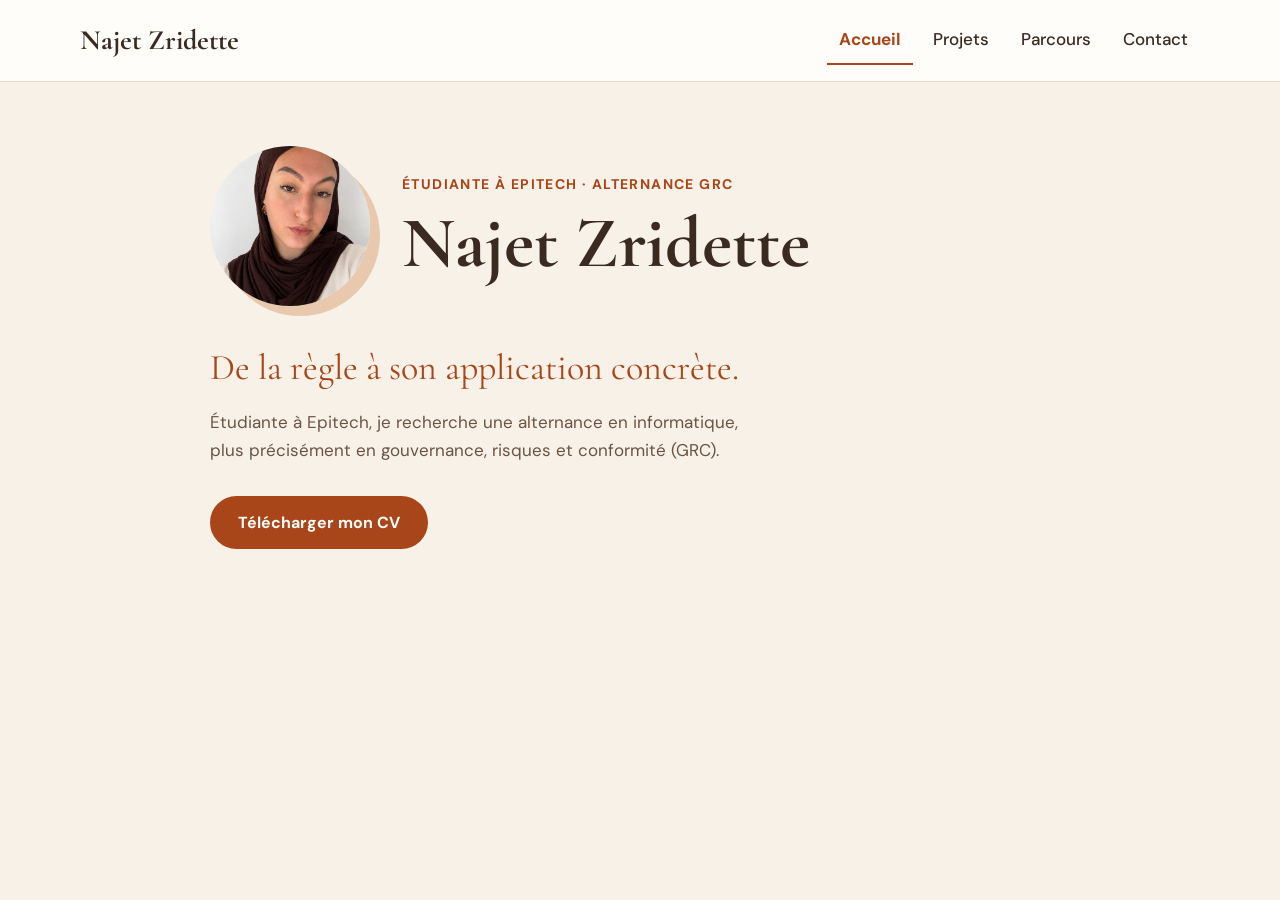
<file: index.html>
<!DOCTYPE html>
<html lang="fr">
<head>
    <meta charset="UTF-8">
    <meta name="viewport" content="width=device-width, initial-scale=1.0">
    <meta name="description" content="Portfolio de Najet Zridette, étudiante à Epitech en recherche d'alternance en informatique, spécialité gouvernance, risques et conformité (GRC).">
    <title>Najet Zridette - Accueil</title>
    <link href="https://fonts.googleapis.com/css2?family=Cormorant+Garamond:wght@700&family=DM+Sans:wght@400;500;700&display=swap" rel="stylesheet">
    <link rel="stylesheet" href="style.css">
</head>
<body>
    <header>
        <nav>
            <a href="index.html" class="logo">Najet Zridette</a>
            <div class="menu">
                <a href="index.html" class="actif">Accueil</a>
                <a href="projets.html">Projets</a>
                <a href="parcours.html">Parcours</a>
                <a href="contact.html">Contact</a>
            </div>
        </nav>
    </header>

    <main>
        <div class="presentation">
            <img src="images/photo.png" alt="Photo de Najet Zridette" class="photo">
            <div>
                <p class="surtitre">Étudiante à Epitech · Alternance GRC</p>
                <h1>Najet Zridette</h1>
            </div>
        </div>
        <p class="accroche">De la règle à son application concrète.</p>
        <p class="intro">Étudiante à Epitech, je recherche une alternance en informatique, plus précisément en gouvernance, risques et conformité (GRC).</p>
        <a href="cv.pdf" class="bouton" download>Télécharger mon CV</a>
    </main>
</body>
</html>
</file>
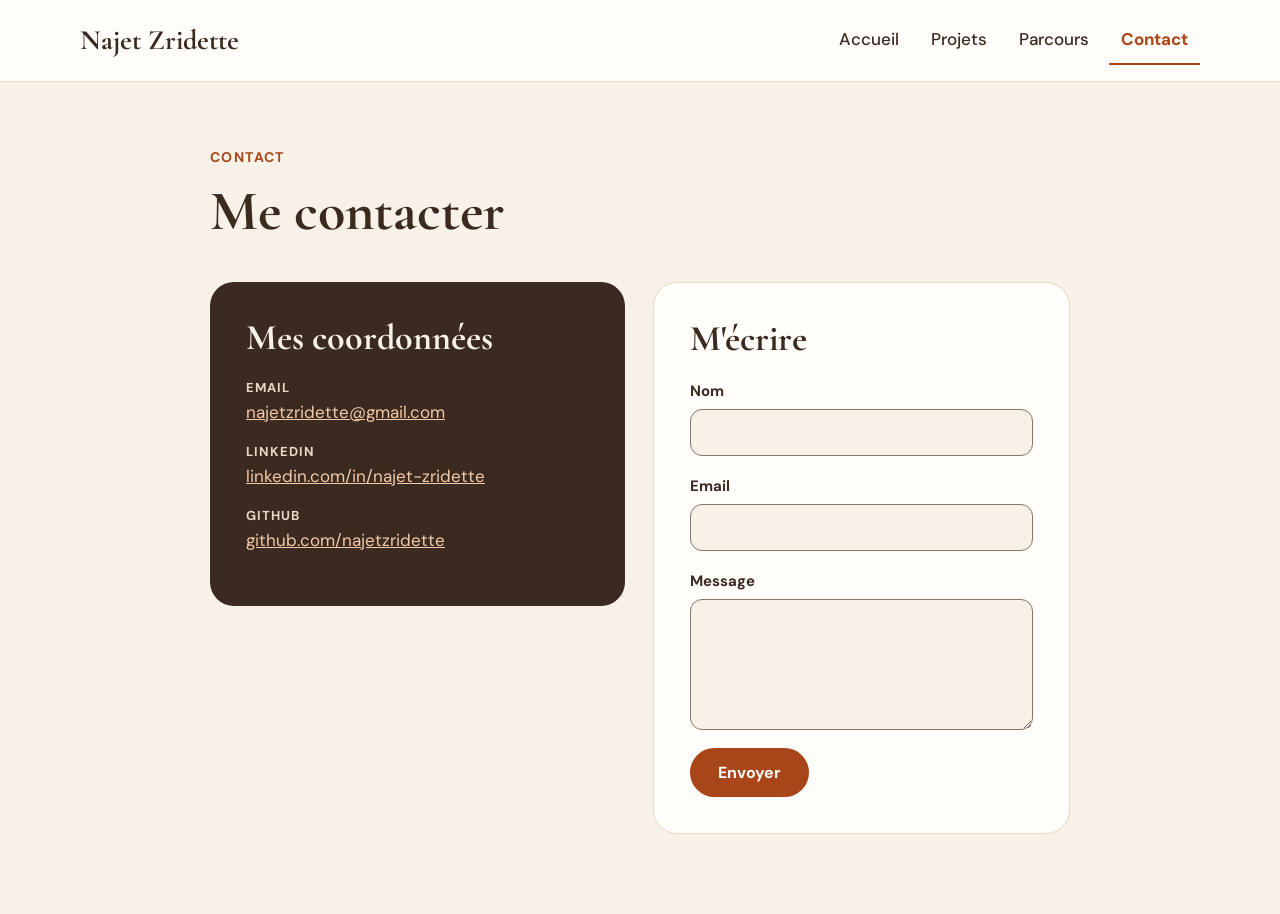
<file: contact.html>
<!DOCTYPE html>
<html lang="fr">
<head>
    <meta charset="UTF-8">
    <meta name="viewport" content="width=device-width, initial-scale=1.0">
    <meta name="description" content="Contacter Najet Zridette pour une alternance en informatique, spécialité gouvernance, risques et conformité (GRC).">
    <title>Najet Zridette - Contact</title>
    <link href="https://fonts.googleapis.com/css2?family=Cormorant+Garamond:wght@700&family=DM+Sans:wght@400;500;700&display=swap" rel="stylesheet">
    <link rel="stylesheet" href="style.css">
</head>
<body>
    <header>
        <nav>
            <a href="index.html" class="logo">Najet Zridette</a>
            <div class="menu">
                <a href="index.html">Accueil</a>
                <a href="projets.html">Projets</a>
                <a href="parcours.html">Parcours</a>
                <a href="contact.html" class="actif">Contact</a>
            </div>
        </nav>
    </header>

    <main>
        <p class="surtitre">Contact</p>
        <h1>Me contacter</h1>

        <div class="contact">
            <section class="carte carte-sombre">
                <h2>Mes coordonnées</h2>
                <ul class="coordonnees">
                    <li><span>Email</span><a href="mailto:najetzridette@gmail.com">najetzridette@gmail.com</a></li>
                    <li><span>LinkedIn</span><a href="https://www.linkedin.com/in/najet-zridette">linkedin.com/in/najet-zridette</a></li>
                    <li><span>GitHub</span><a href="https://github.com/najetzridette">github.com/najetzridette</a></li>
                </ul>
            </section>

            <section class="carte">
                <form action="https://formspree.io/f/xqppewdg" method="POST">
                    <h2>M'écrire</h2>

                    <label for="nom">Nom</label>
                    <input type="text" id="nom" name="nom" required>

                    <label for="email">Email</label>
                    <input type="email" id="email" name="email" required>

                    <label for="message">Message</label>
                    <textarea id="message" name="message" rows="5" required></textarea>

                    <button type="submit" class="bouton">Envoyer</button>
                </form>
            </section>
        </div>
    </main>
</body>
</html>
</file>
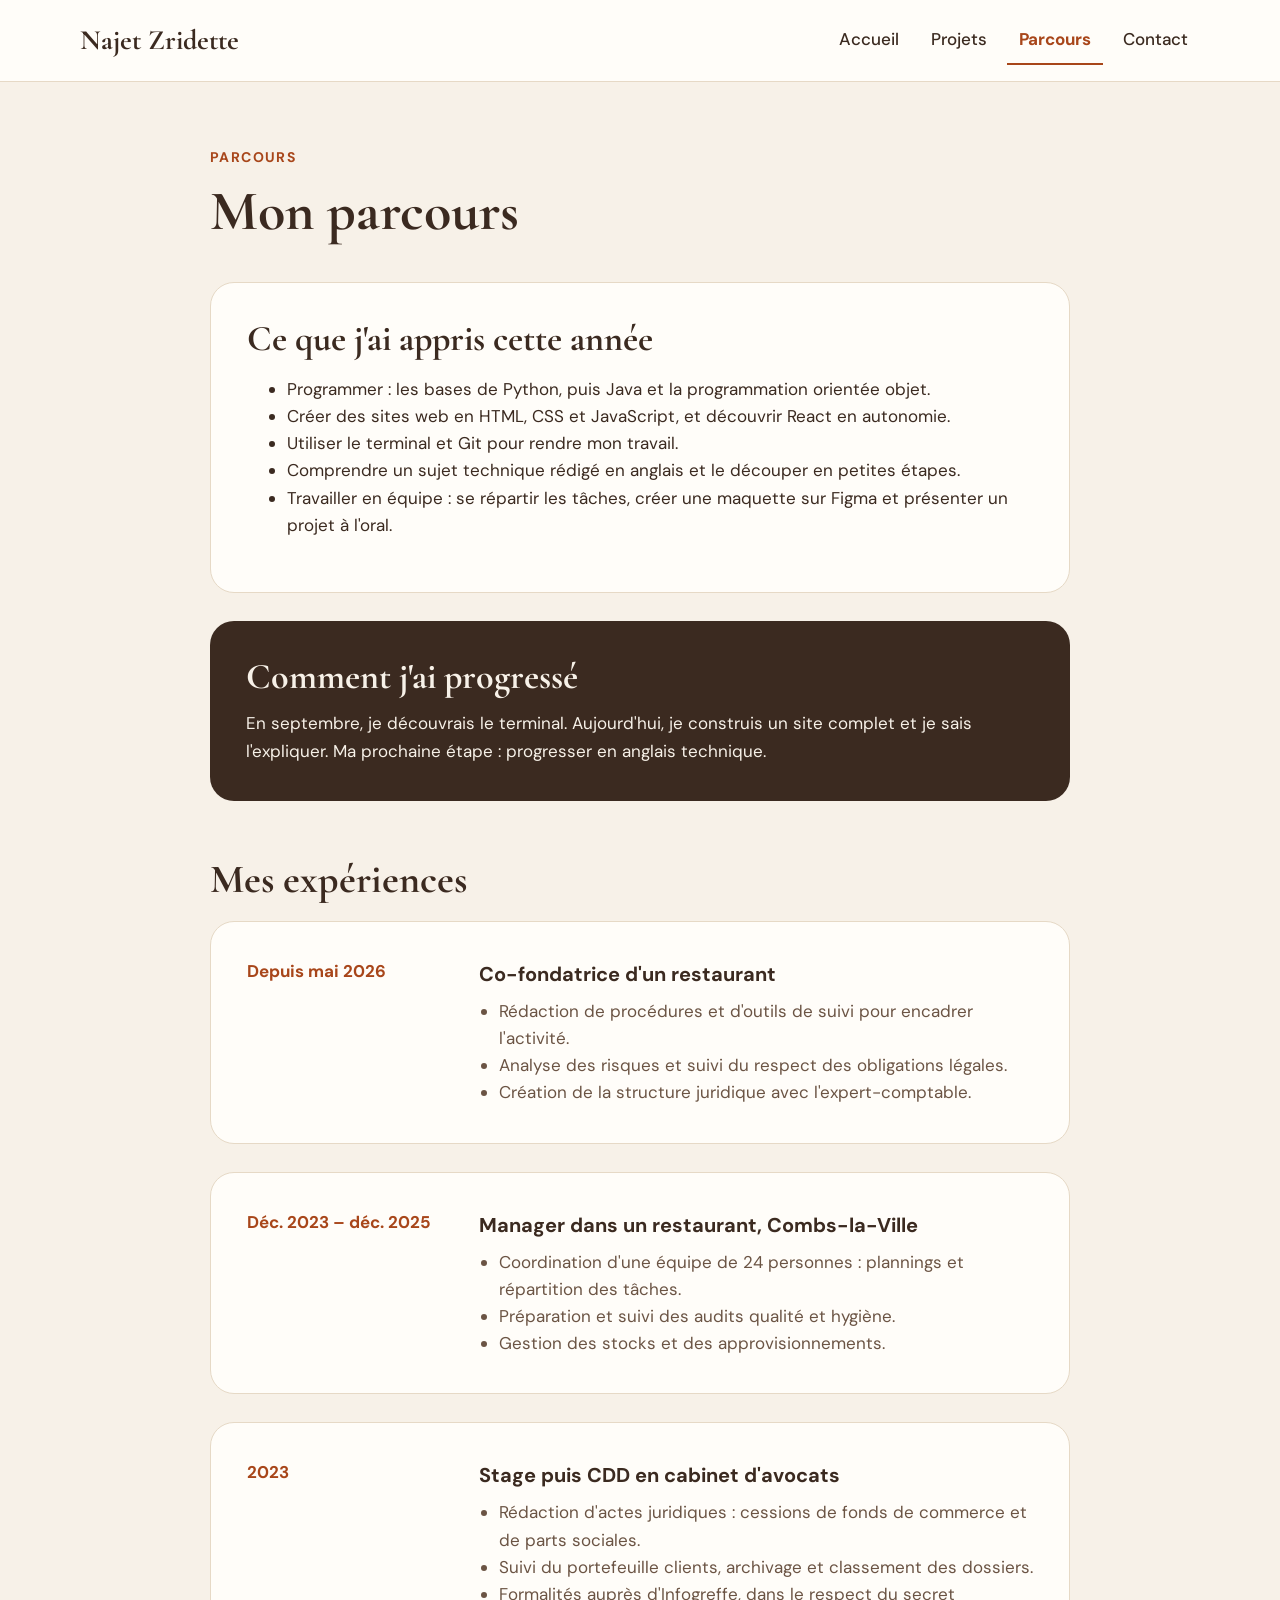
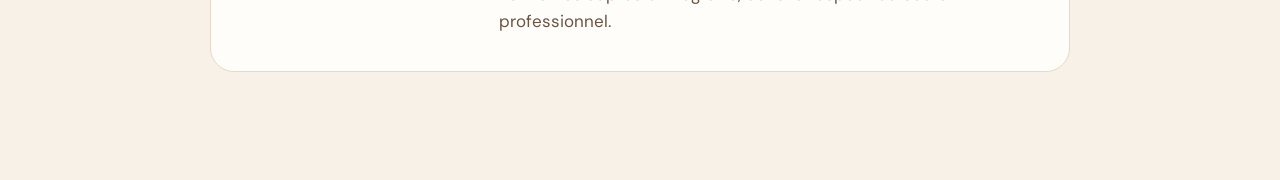
<file: parcours.html>
<!DOCTYPE html>
<html lang="fr">
<head>
    <meta charset="UTF-8">
    <meta name="viewport" content="width=device-width, initial-scale=1.0">
    <meta name="description" content="Le parcours de Najet Zridette : ce qu'elle a appris à Epitech et ses expériences professionnelles.">
    <title>Najet Zridette - Parcours</title>
    <link href="https://fonts.googleapis.com/css2?family=Cormorant+Garamond:wght@700&family=DM+Sans:wght@400;500;700&display=swap" rel="stylesheet">
    <link rel="stylesheet" href="style.css">
</head>
<body>
    <header>
        <nav>
            <a href="index.html" class="logo">Najet Zridette</a>
            <div class="menu">
                <a href="index.html">Accueil</a>
                <a href="projets.html">Projets</a>
                <a href="parcours.html" class="actif">Parcours</a>
                <a href="contact.html">Contact</a>
            </div>
        </nav>
    </header>

    <main>
        <p class="surtitre">Parcours</p>
        <h1>Mon parcours</h1>

        <section class="carte">
            <h2>Ce que j'ai appris cette année</h2>
            <ul>
                <li>Programmer : les bases de Python, puis Java et la programmation orientée objet.</li>
                <li>Créer des sites web en HTML, CSS et JavaScript, et découvrir React en autonomie.</li>
                <li>Utiliser le terminal et Git pour rendre mon travail.</li>
                <li>Comprendre un sujet technique rédigé en anglais et le découper en petites étapes.</li>
                <li>Travailler en équipe : se répartir les tâches, créer une maquette sur Figma et présenter un projet à l'oral.</li>
            </ul>
        </section>

        <section class="carte carte-sombre">
            <h2>Comment j'ai progressé</h2>
            <p>En septembre, je découvrais le terminal. Aujourd'hui, je construis un site complet et je sais l'expliquer. Ma prochaine étape : progresser en anglais technique.</p>
        </section>

        <h2 class="titre-section">Mes expériences</h2>

        <article class="carte experience">
            <p class="date">Depuis mai 2026</p>
            <div class="details">
                <h3>Co-fondatrice d'un restaurant</h3>
                <ul>
                    <li>Rédaction de procédures et d'outils de suivi pour encadrer l'activité.</li>
                    <li>Analyse des risques et suivi du respect des obligations légales.</li>
                    <li>Création de la structure juridique avec l'expert-comptable.</li>
                </ul>
            </div>
        </article>

        <article class="carte experience">
            <p class="date">Déc. 2023 – déc. 2025</p>
            <div class="details">
                <h3>Manager dans un restaurant, Combs-la-Ville</h3>
                <ul>
                    <li>Coordination d'une équipe de 24 personnes : plannings et répartition des tâches.</li>
                    <li>Préparation et suivi des audits qualité et hygiène.</li>
                    <li>Gestion des stocks et des approvisionnements.</li>
                </ul>
            </div>
        </article>

        <article class="carte experience">
            <p class="date">2023</p>
            <div class="details">
                <h3>Stage puis CDD en cabinet d'avocats</h3>
                <ul>
                    <li>Rédaction d'actes juridiques : cessions de fonds de commerce et de parts sociales.</li>
                    <li>Suivi du portefeuille clients, archivage et classement des dossiers.</li>
                    <li>Formalités auprès d'Infogreffe, dans le respect du secret professionnel.</li>
                </ul>
            </div>
        </article>
    </main>
</body>
</html>
</file>
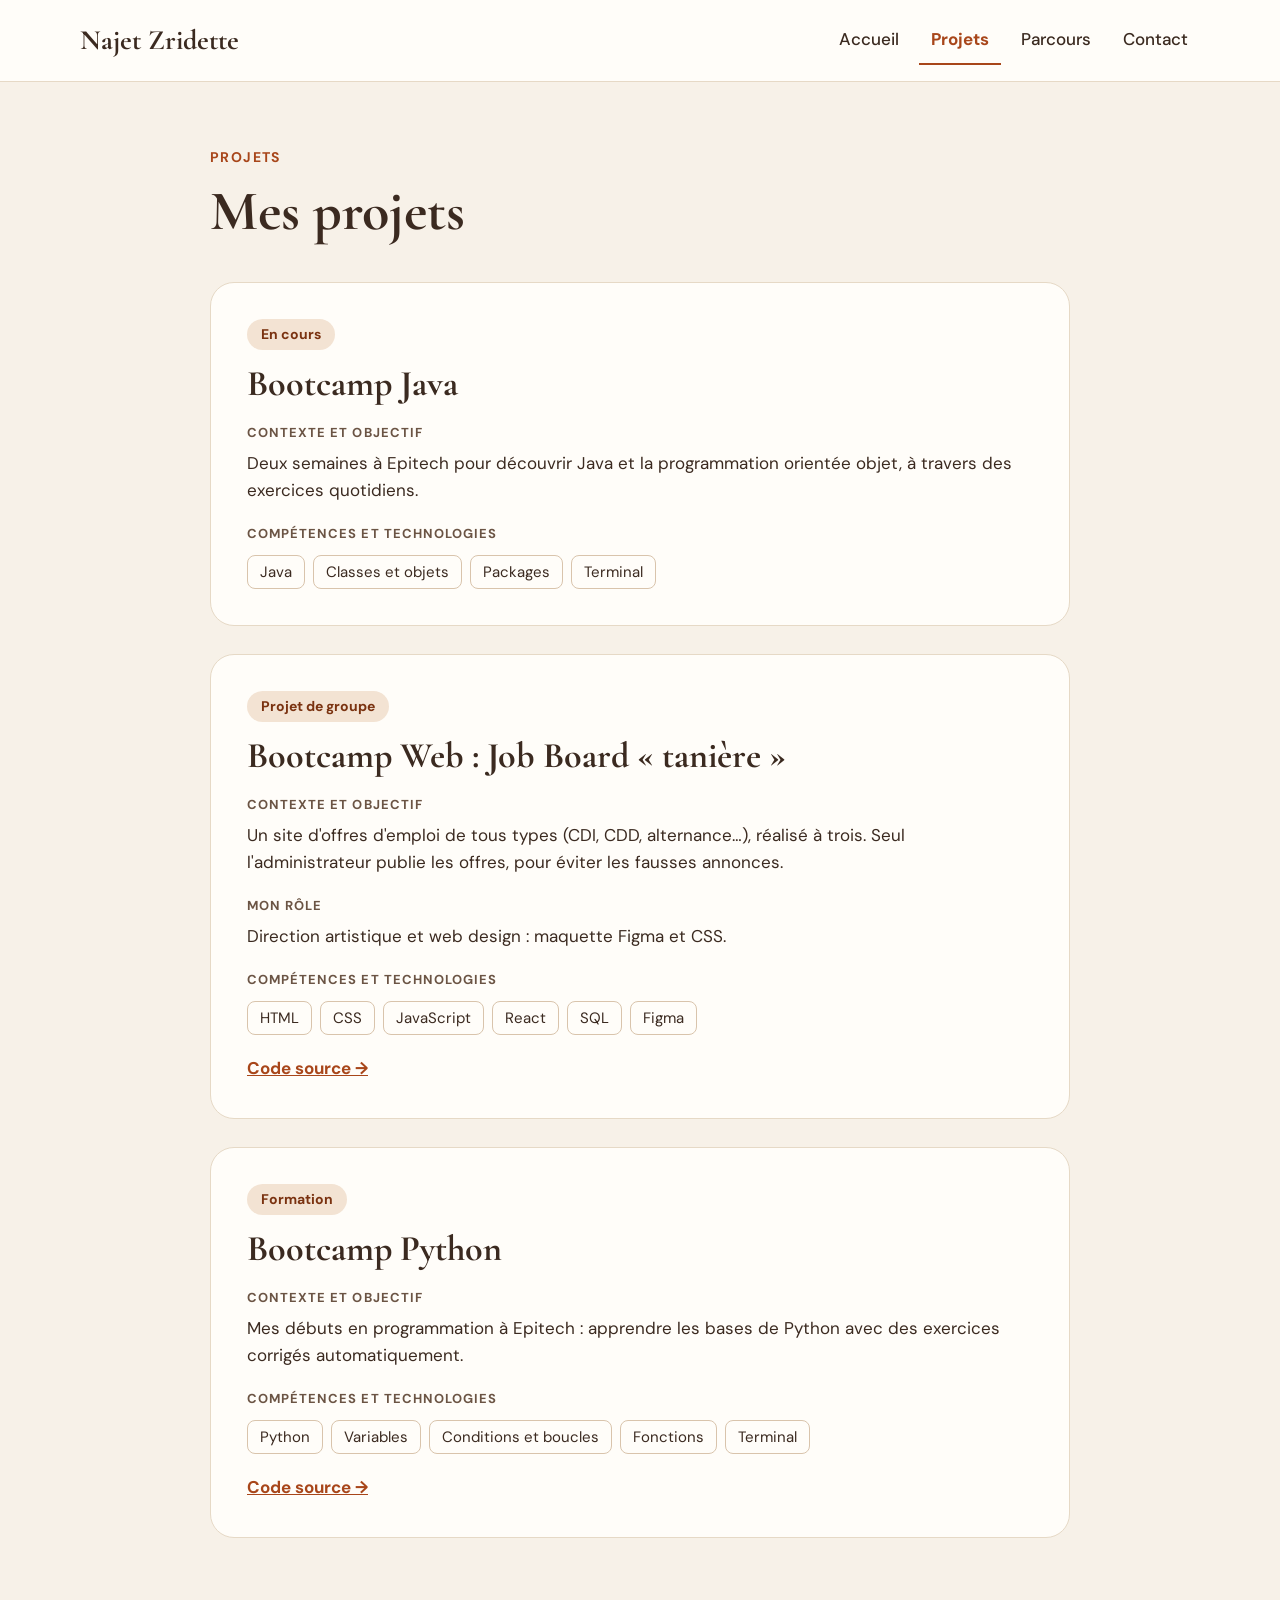
<file: projets.html>
<!DOCTYPE html>
<html lang="fr">
<head>
    <meta charset="UTF-8">
    <meta name="viewport" content="width=device-width, initial-scale=1.0">
    <meta name="description" content="Les projets de Najet Zridette réalisés à Epitech : Java, développement web et Python.">
    <title>Najet Zridette - Projets</title>
    <link href="https://fonts.googleapis.com/css2?family=Cormorant+Garamond:wght@700&family=DM+Sans:wght@400;500;700&display=swap" rel="stylesheet">
    <link rel="stylesheet" href="style.css">
</head>
<body>
    <header>
        <nav>
            <a href="index.html" class="logo">Najet Zridette</a>
            <div class="menu">
                <a href="index.html">Accueil</a>
                <a href="projets.html" class="actif">Projets</a>
                <a href="parcours.html">Parcours</a>
                <a href="contact.html">Contact</a>
            </div>
        </nav>
    </header>

    <main>
        <p class="surtitre">Projets</p>
        <h1>Mes projets</h1>

        <article class="carte">
            <span class="etiquette">En cours</span>
            <h2>Bootcamp Java</h2>
            <h3>Contexte et objectif</h3>
            <p>Deux semaines à Epitech pour découvrir Java et la programmation orientée objet, à travers des exercices quotidiens.</p>
            <h3>Compétences et technologies</h3>
            <ul class="technos">
                <li>Java</li>
                <li>Classes et objets</li>
                <li>Packages</li>
                <li>Terminal</li>
            </ul>
        </article>

        <article class="carte">
            <span class="etiquette">Projet de groupe</span>
            <h2>Bootcamp Web : Job Board « tanière »</h2>
            <h3>Contexte et objectif</h3>
            <p>Un site d'offres d'emploi de tous types (CDI, CDD, alternance…), réalisé à trois. Seul l'administrateur publie les offres, pour éviter les fausses annonces.</p>
            <h3>Mon rôle</h3>
            <p>Direction artistique et web design : maquette Figma et CSS.</p>
            <h3>Compétences et technologies</h3>
            <ul class="technos">
                <li>HTML</li>
                <li>CSS</li>
                <li>JavaScript</li>
                <li>React</li>
                <li>SQL</li>
                <li>Figma</li>
            </ul>
            <a href="https://github.com/antonin-chevolleau/job-board-epitech" class="lien">Code source →</a>
        </article>

        <article class="carte">
            <span class="etiquette">Formation</span>
            <h2>Bootcamp Python</h2>
            <h3>Contexte et objectif</h3>
            <p>Mes débuts en programmation à Epitech : apprendre les bases de Python avec des exercices corrigés automatiquement.</p>
            <h3>Compétences et technologies</h3>
            <ul class="technos">
                <li>Python</li>
                <li>Variables</li>
                <li>Conditions et boucles</li>
                <li>Fonctions</li>
                <li>Terminal</li>
            </ul>
            <a href="https://github.com/najetzridette/EPITECH" class="lien">Code source →</a>
        </article>
    </main>
</body>
</html>
</file>
<file: style.css>
body {
    margin: 0;
    font-family: "DM Sans", Arial, sans-serif;
    font-size: 17px;
    line-height: 1.6;
    background-color: #F7F1E8;
    color: #3B2A20;
}

h1, h2 {
    font-family: "Cormorant Garamond", Georgia, serif;
    line-height: 1.1;
}

h1 {
    font-size: 56px;
    margin: 0 0 40px;
}

h2 {
    font-size: 36px;
    margin: 0;
}

a {
    color: #A8461A;
}

header {
    background-color: #FFFDF9;
    border-bottom: 1px solid #E6D9C6;
}

nav {
    max-width: 1120px;
    margin: 0 auto;
    padding: 16px 24px;
    display: flex;
    flex-wrap: wrap;
    justify-content: space-between;
    align-items: center;
    gap: 12px;
}

.logo {
    font-family: "Cormorant Garamond", Georgia, serif;
    font-size: 28px;
    font-weight: bold;
    color: #3B2A20;
    text-decoration: none;
}

.menu {
    display: flex;
    flex-wrap: wrap;
    gap: 8px;
}

.menu a {
    padding: 10px 12px;
    color: #3B2A20;
    font-weight: 500;
    text-decoration: none;
}

.menu a.actif {
    color: #A8461A;
    font-weight: bold;
    border-bottom: 2px solid #A8461A;
}

main {
    max-width: 860px;
    margin: 0 auto;
    padding: 64px 24px 80px;
}

.surtitre {
    margin: 0 0 12px;
    font-size: 14px;
    font-weight: bold;
    letter-spacing: 0.1em;
    text-transform: uppercase;
    color: #A8461A;
}

.presentation {
    display: flex;
    flex-wrap: wrap;
    align-items: center;
    gap: 32px;
}

.presentation h1 {
    font-size: 72px;
    line-height: 1;
    margin: 0;
}

.photo {
    width: 160px;
    height: 160px;
    object-fit: cover;
    object-position: 50% 30%;
    border-radius: 50%;
    box-shadow: 10px 10px 0 #E9C9AE;
}

.accroche {
    margin: 40px 0 0;
    font-family: "Cormorant Garamond", Georgia, serif;
    font-size: 36px;
    line-height: 1.2;
    color: #A8461A;
}

.intro {
    max-width: 560px;
    margin: 20px 0 32px;
    color: #6B5444;
}

.bouton {
    display: inline-block;
    padding: 14px 28px;
    background-color: #A8461A;
    color: #FFFDF9;
    font-size: 16px;
    font-family: inherit;
    font-weight: bold;
    text-decoration: none;
    border: none;
    border-radius: 999px;
    cursor: pointer;
}

.carte {
    background-color: #FFFDF9;
    border: 1px solid #E6D9C6;
    border-radius: 24px;
    padding: 36px;
    margin-bottom: 28px;
}

.carte-sombre {
    background-color: #3B2A20;
    color: #F7F1E8;
    border: none;
}

.etiquette {
    display: inline-block;
    margin-bottom: 14px;
    padding: 4px 14px;
    background-color: #F3E3D3;
    color: #7A3210;
    border-radius: 999px;
    font-size: 14px;
    font-weight: bold;
}

.carte h3 {
    margin: 20px 0 0;
    font-size: 13px;
    letter-spacing: 0.08em;
    text-transform: uppercase;
    color: #6B5444;
}

.carte p {
    margin: 6px 0 0;
}

.carte-sombre p {
    margin-top: 14px;
}

.technos {
    list-style: none;
    margin: 10px 0 0;
    padding: 0;
    display: flex;
    flex-wrap: wrap;
    gap: 8px;
}

.technos li {
    padding: 4px 12px;
    border: 1px solid #D9C4AC;
    border-radius: 8px;
    font-size: 15px;
}

.lien {
    display: inline-block;
    margin-top: 20px;
    font-weight: bold;
}

.titre-section {
    margin: 56px 0 20px;
    font-size: 40px;
}

.experience {
    display: flex;
    flex-wrap: wrap;
    gap: 8px 32px;
}

.experience .date {
    flex: 0 0 200px;
    margin: 0;
    font-weight: bold;
    color: #A8461A;
}

.details {
    flex: 1 1 360px;
}

.experience h3 {
    margin: 0;
    font-size: 20px;
    letter-spacing: 0;
    text-transform: none;
    color: #3B2A20;
}

.details ul {
    margin: 8px 0 0;
    padding-left: 20px;
    color: #6B5444;
}

.contact {
    display: flex;
    flex-wrap: wrap;
    gap: 28px;
    align-items: flex-start;
}

.contact .carte {
    flex: 1 1 320px;
    margin-bottom: 0;
}

.coordonnees {
    list-style: none;
    margin: 20px 0 0;
    padding: 0;
}

.coordonnees li {
    margin-bottom: 16px;
}

.coordonnees span {
    display: block;
    font-size: 13px;
    font-weight: bold;
    letter-spacing: 0.08em;
    text-transform: uppercase;
    color: #E6D9C6;
}

.coordonnees a {
    color: #F3C9A8;
}

form h2 {
    margin-bottom: 20px;
}

label {
    display: block;
    font-size: 15px;
    font-weight: bold;
}

input, textarea {
    display: block;
    width: 100%;
    box-sizing: border-box;
    padding: 12px 14px;
    margin: 6px 0 18px;
    font-size: 16px;
    font-family: inherit;
    color: #3B2A20;
    background-color: #F7F1E8;
    border: 1px solid #8C7462;
    border-radius: 12px;
}

@media (max-width: 600px) {
    h1 {
        font-size: 40px;
    }

    .presentation h1 {
        font-size: 52px;
    }

    nav {
        padding: 14px 16px;
    }

    .menu a {
        padding: 10px 8px;
    }

    main {
        padding: 40px 16px 56px;
    }

    .carte {
        padding: 24px;
    }
}
</file>
